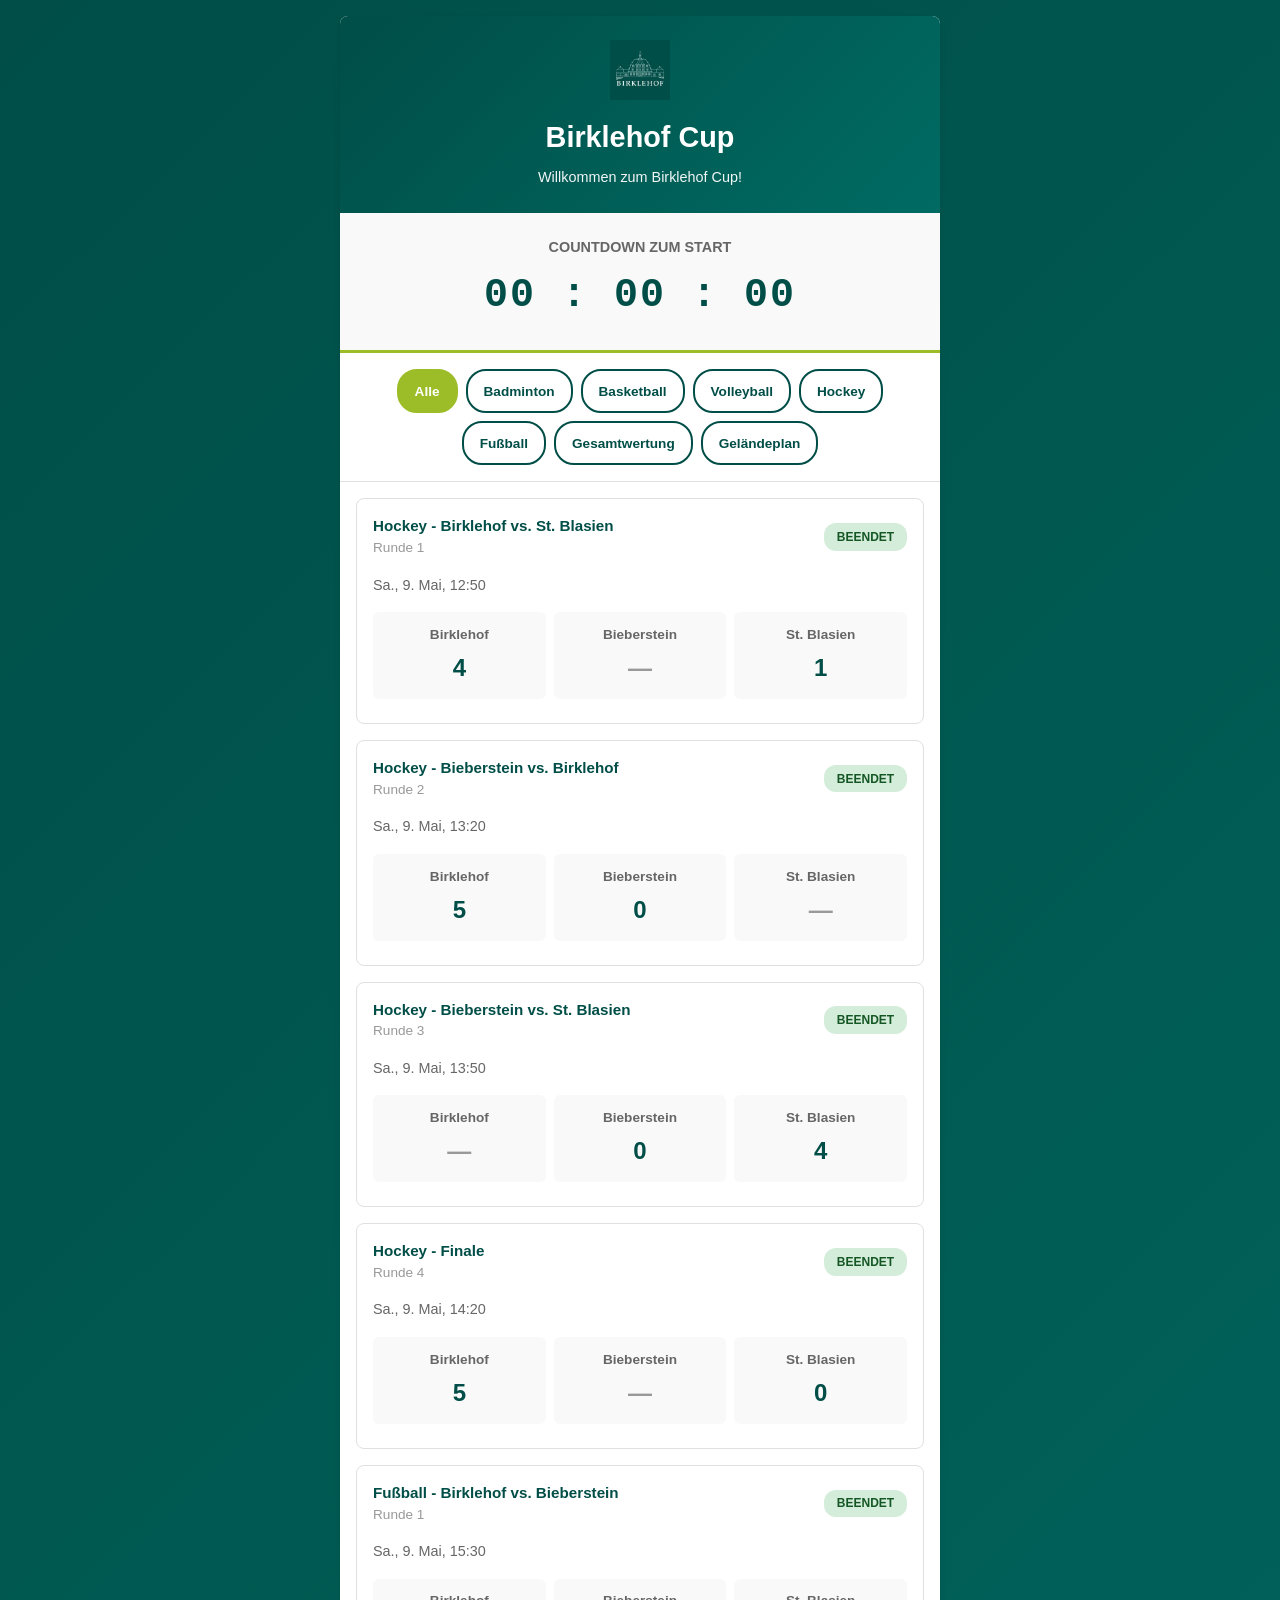
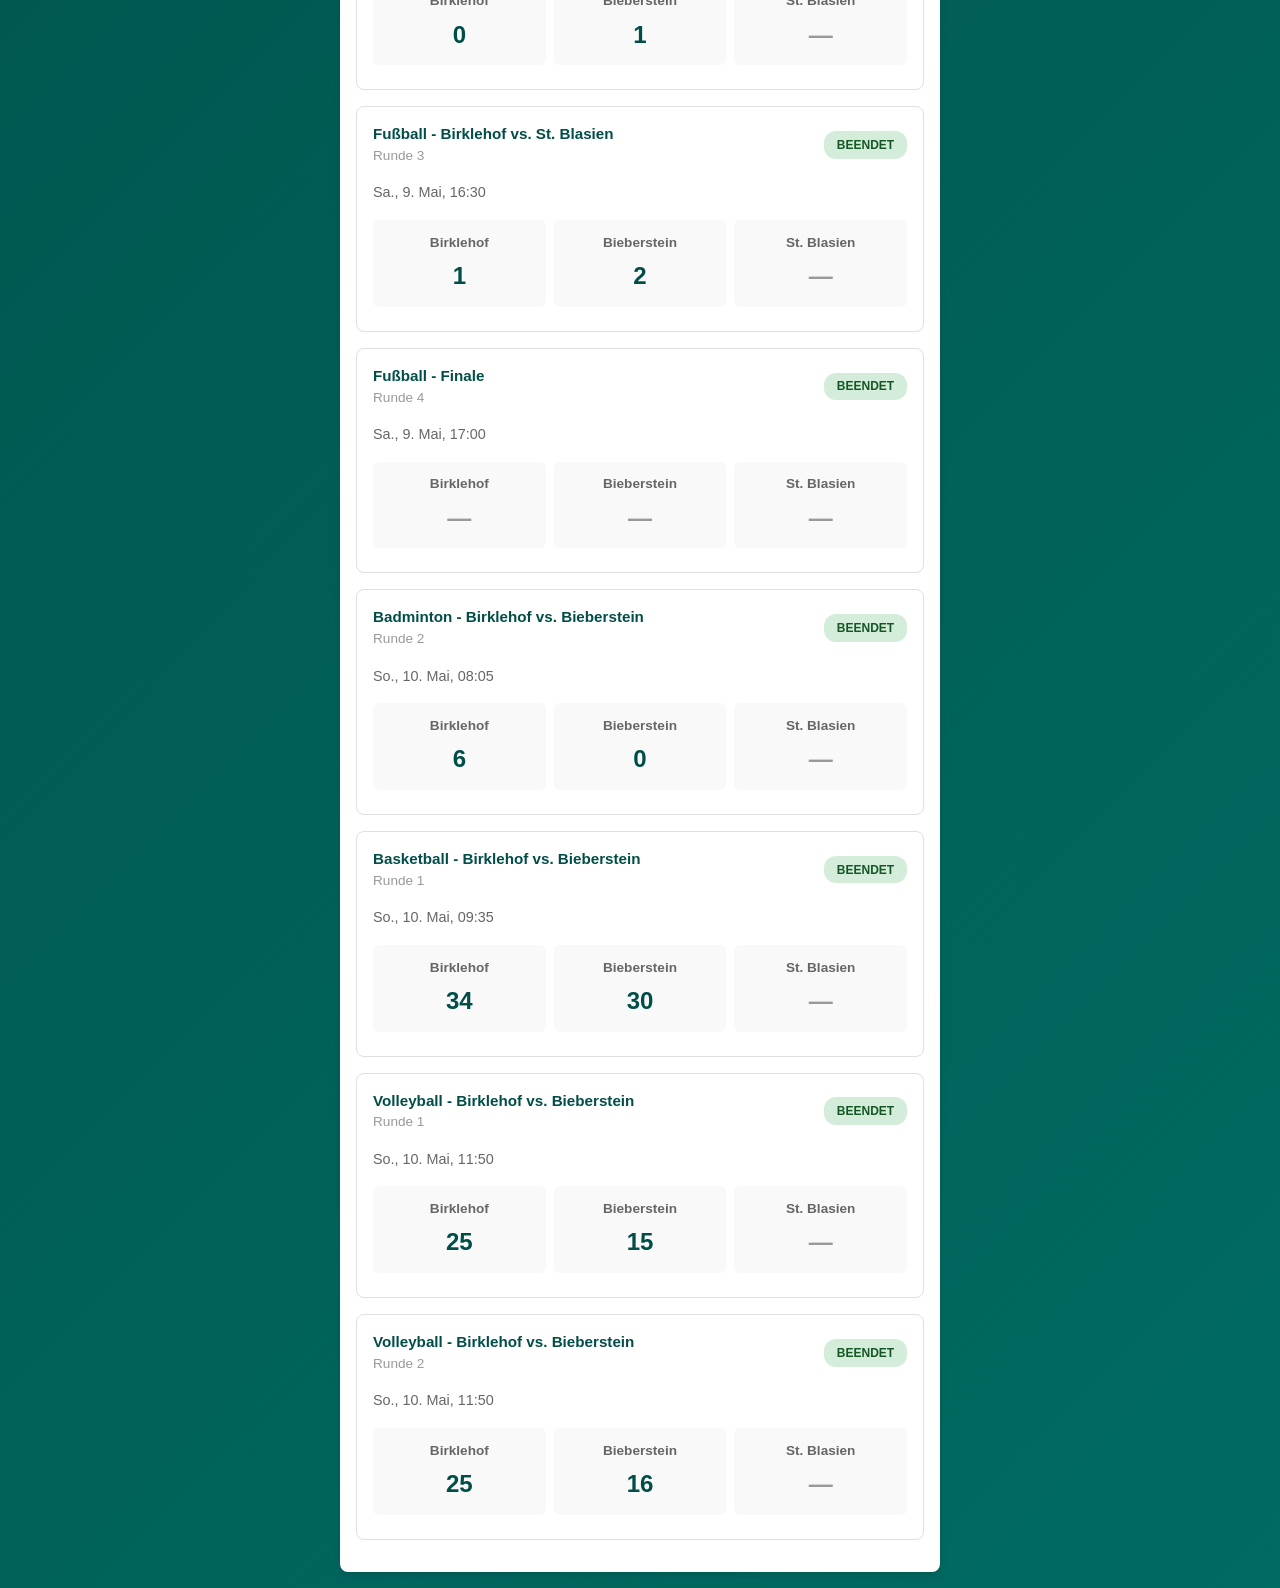
<file: index.html>
<!DOCTYPE html>
<html lang="de">
<head>
  <meta charset="UTF-8">
  <meta name="viewport" content="width=device-width, initial-scale=1.0">
  <meta name="description" content="Birklehof Cup Live Ticker">
  <link rel="stylesheet" href="styles.css">
  <title>Birklehof Cup Live Ticker</title>
</head>
<body>
  <div class="container">
    <header>
      <div class="logo">
        <img src="Birklehof_Logo_Bhof_Cup.jpg" alt="Birklehof Logo">
      </div>
      <h1>Birklehof Cup</h1>
      <p class="competition-info" aria-live="polite" id="competition-status">Wird geladen...</p>
    </header>
    <!-- nur wenn überlastet -->

    <section class="countdown-section" aria-live="polite" aria-atomic="true">
      <h2>Countdown zum Start</h2>
      <div class="countdown-display" id="main-countdown">-- : -- : --</div>
    </section>

    <nav class="sport-nav" role="tablist" aria-label="Sportarten">
      <button class="sport-btn active active-accent" data-sport="all" role="tab" aria-selected="true">Alle</button>
      <button class="sport-btn" data-sport="Badminton" role="tab" aria-selected="false">Badminton</button>
      <button class="sport-btn" data-sport="Basketball" role="tab" aria-selected="false">Basketball</button>
      <button class="sport-btn" data-sport="Volleyball" role="tab" aria-selected="false">Volleyball</button>
      <button class="sport-btn" data-sport="Hockey" role="tab" aria-selected="false">Hockey</button>
      <button class="sport-btn" data-sport="Fußball" role="tab" aria-selected="false">Fußball</button>
      <button class="sport-btn" data-sport="Gesamtwertung" role="tab" aria-selected="false">Gesamtwertung</button>
      <button class="sport-btn" onclick="location.href='field-plan.html'" aria-selected="false">Geländeplan</button>
    </nav>

    <main role="main">
      <div id="content">
        <div class="loading">Wird geladen...</div>
      </div>
    </main>
  </div>
  <!-- nur wenn überlastet -->

  <script>
    const COMPETITION_START = new Date('2026-05-09T14:45:00+02:00');
    const DATA_URL = './schedule.json';
    let scheduleData = null;
    let currentSport = 'all';
<!-- Main setup, do not change input! -->

    // Initialize
    async function init() {
      try {
        const response = await fetch(DATA_URL);
        if (!response.ok) throw new Error(`HTTP ${response.status}`);
        scheduleData = await response.json();
        
        setupEventListeners();
        updateAllTimers();
        setInterval(updateAllTimers, 1000);
      } catch (err) {
        console.error('Error loading schedule:', err);
        document.getElementById('content').innerHTML = `
          <div class="empty-state">
            <p>❌ Fehler beim Laden der Zeitplan-Daten.</p>
            <p>Bitte überprüfen Sie, dass <code>schedule.json</code> vorhanden ist.</p>
          </div>
        `;
      }
    }

    function setupEventListeners() {
      document.querySelectorAll('.sport-btn').forEach(btn => {
        btn.addEventListener('click', () => {
          document.querySelectorAll('.sport-btn').forEach(b => {
            b.classList.remove('active', 'active-accent');
            b.setAttribute('aria-selected', 'false');
          });
          btn.classList.add('active');
          if (btn.dataset.sport === 'all' || btn.dataset.sport === 'Gesamtwertung') {
            btn.classList.add('active-accent');
          }
          btn.setAttribute('aria-selected', 'true');
          currentSport = btn.dataset.sport;
          render();
        });
      });
    }

    function updateAllTimers() {
      updateMainCountdown();
      render();
    }

    function updateMainCountdown() {
      const now = new Date();
      const diff = COMPETITION_START - now;
      const display = formatCountdown(diff);
      document.getElementById('main-countdown').textContent = display;

      // Update competition status
      const status = document.getElementById('competition-status');
      if (diff > 0) {
        const days = Math.floor(diff / (1000 * 60 * 60 * 24));
        status.textContent = `Beginnt in ${days} Tagen`;
      } else {
        status.textContent = 'Willkommen zum Birklehof Cup!';
      }
    }

    function formatCountdown(ms) {
      if (ms <= 0) return '00 : 00 : 00';
      const hours = Math.floor((ms % (1000 * 60 * 60 * 24)) / (1000 * 60 * 60));
      const minutes = Math.floor((ms % (1000 * 60 * 60)) / (1000 * 60));
      const seconds = Math.floor((ms % (1000 * 60)) / 1000);
      return `${String(hours).padStart(2, '0')} : ${String(minutes).padStart(2, '0')} : ${String(seconds).padStart(2, '0')}`;
    }

    function getNextMatch() {
      if (!scheduleData || !scheduleData.matches) return null;
      const now = new Date();
      return scheduleData.matches.find(m => new Date(m.scheduledStart) > now) || null;
    }

    function getMatchesBySport(sport) {
      if (!scheduleData || !scheduleData.matches) return [];
      if (sport === 'all') return scheduleData.matches;
      return scheduleData.matches.filter(m => m.sport === sport);
    }

    function getMatchStatus(match) {
      const now = new Date();
      const start = new Date(match.scheduledStart);
      const end = new Date(match.scheduledEnd);
      if (now < start) return 'scheduled';
      if (now >= start && now < end) return 'ongoing';
      return 'finished';
    }

    function renderNextMatch() {
      const next = getNextMatch();
      if (!next) return '';

      const startTime = new Date(next.scheduledStart);
      const now = new Date();
      const diff = startTime - now;
      const countdown = formatCountdown(diff);

      return `
        <div class="next-match">
          <h3>Nächstes Match</h3>
          <div class="next-match-sport">${next.sport} ${next.category ? '- ' + next.category : ''}</div>
          <div class="next-match-time">${startTime.toLocaleString('de-DE', { 
            weekday: 'short', 
            month: 'short', 
            day: 'numeric',
            hour: '2-digit', 
            minute: '2-digit' 
          })}</div>
          <div class="next-match-countdown" aria-live="polite">${countdown}</div>
        </div>
      `;
    }

    function renderMatches(sport) {
      const matches = getMatchesBySport(sport);
      if (matches.length === 0) {
        return '<div class="empty-state"><p>Keine Matches für diese Sportart.</p></div>';
      }

      return matches.map(match => {
        const status = getMatchStatus(match);
        const startTime = new Date(match.scheduledStart);
        const statusLabel = {
          scheduled: 'Geplant',
          ongoing: 'Läuft',
          finished: 'Beendet'
        }[status];

        return `
          <div class="match">
            <div class="match-header">
              <div>
                <div class="match-sport">${match.sport}${match.category ? ' - ' + match.category : ''}</div>
                <div style="font-size: 0.85rem; color: #999;">Runde ${match.round}</div>
              </div>
              <span class="match-status status-${status}">${statusLabel}</span>
            </div>
            <div class="match-time">${startTime.toLocaleString('de-DE', {
              weekday: 'short',
              month: 'short',
              day: 'numeric',
              hour: '2-digit',
              minute: '2-digit'
            })}</div>
            <div class="match-results">
              ${scheduleData.schools.map(school => `
                <div class="school-result">
                  <div class="school-name">${school}</div>
                  <div class="school-score ${match.results[school] === null ? 'empty' : ''}">
                    ${match.results[school] !== null ? match.results[school] : '—'}
                  </div>
                </div>
              `).join('')}
            </div>
          </div>
        `;
      }).join('');
    }

    function renderGesamtwertung() {
      if (!scheduleData) return '';
      const sorted = Object.entries(scheduleData.gesamtwertung)
        .sort(([, a], [, b]) => b - a);

      return `
        <div class="standings">
          <div class="standings-row header">
            <div>Schule</div>
            <div style="text-align: right;">Punkte</div>
          </div>
          ${sorted.map(([school, points]) => `
            <div class="standings-row">
              <div class="standings-school">${school}</div>
              <div class="standings-points">${points}</div>
            </div>
          `).join('')}
        </div>
      `;
    }

    function render() {
      const contentDiv = document.getElementById('content');

      if (!scheduleData) {
        contentDiv.innerHTML = '<div class="loading">Wird geladen...</div>';
        return;
      }

      if (currentSport === 'Gesamtwertung') {
        contentDiv.innerHTML = renderGesamtwertung();
      } else {
        let html = renderNextMatch();
        html += renderMatches(currentSport);
        contentDiv.innerHTML = html || '<div class="empty-state"><p>Keine Daten verfügbar.</p></div>';
      }
    }
    // aria-live "polite" dor dynamic updates without interrupting screen-readers and "atomic" to ensure the entire content is read when updated
    // Start the app
    init();
  </script>
</body>
</html>
</file>
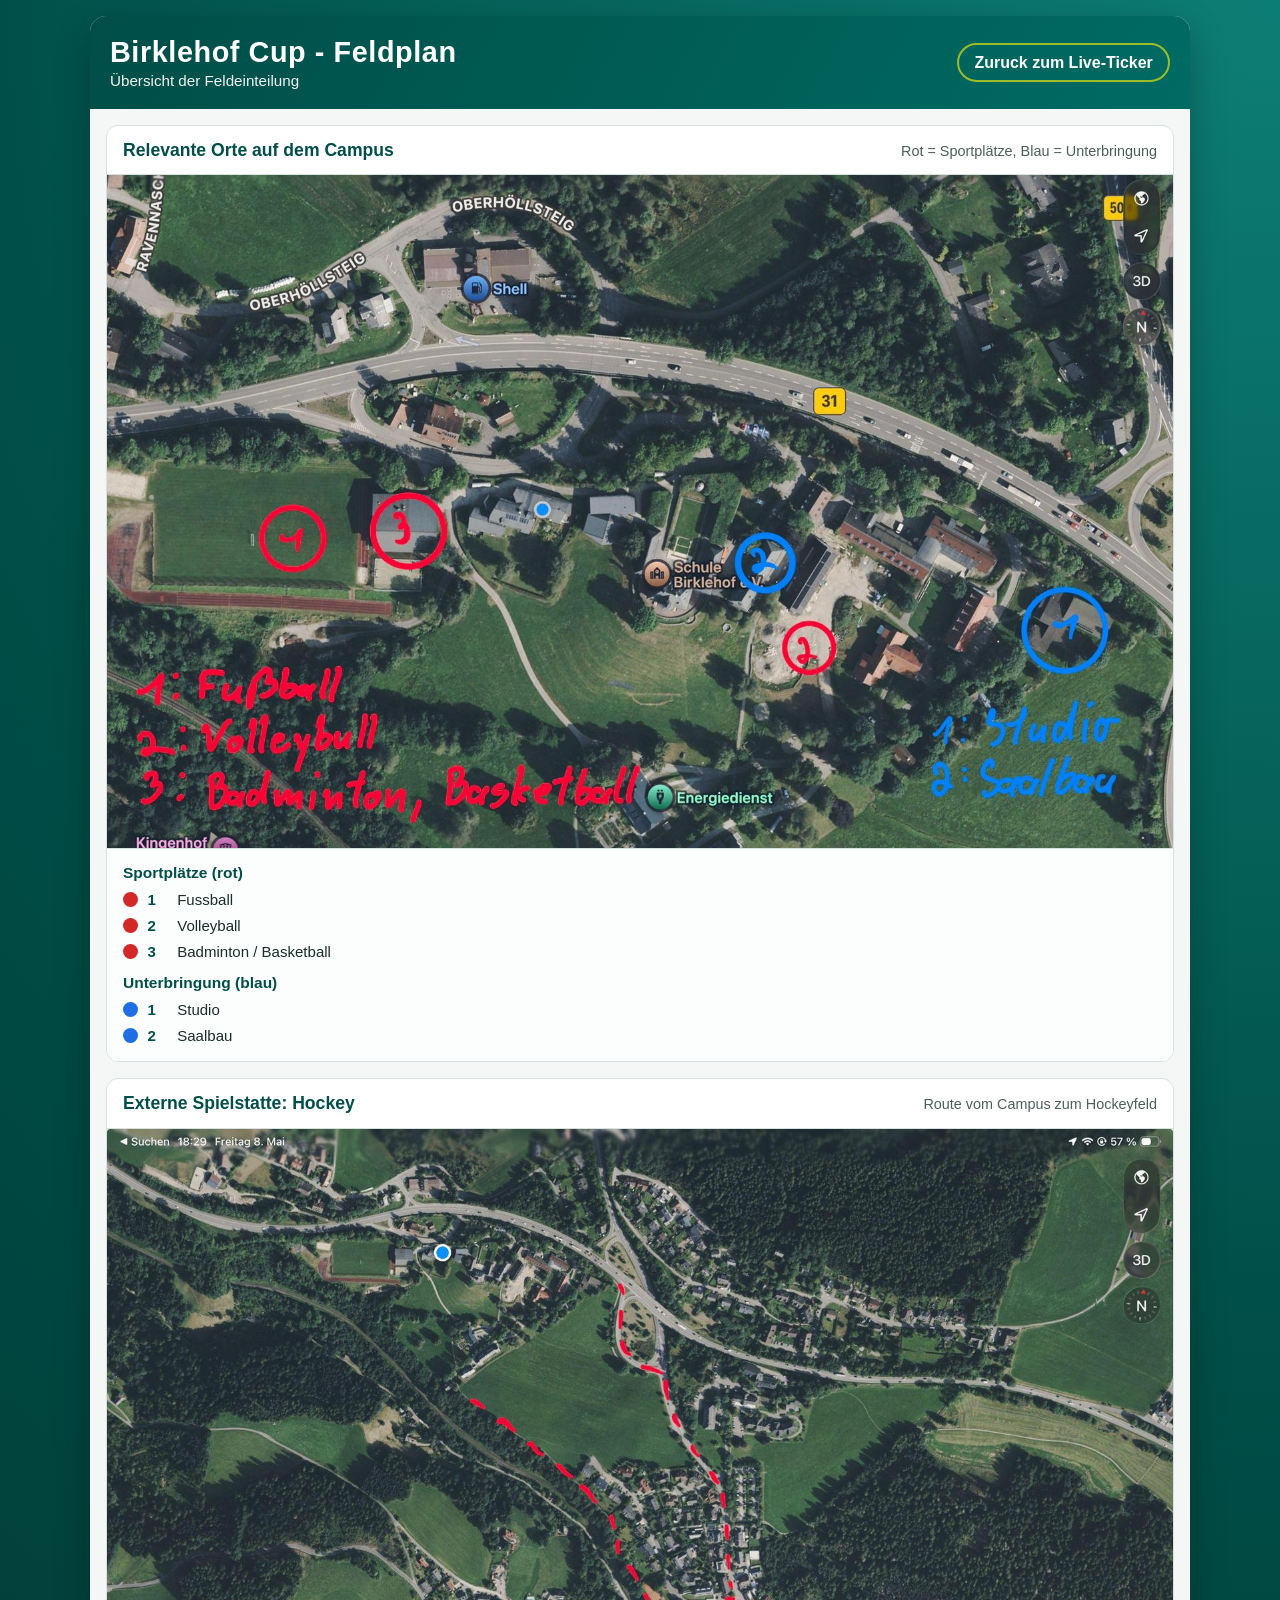
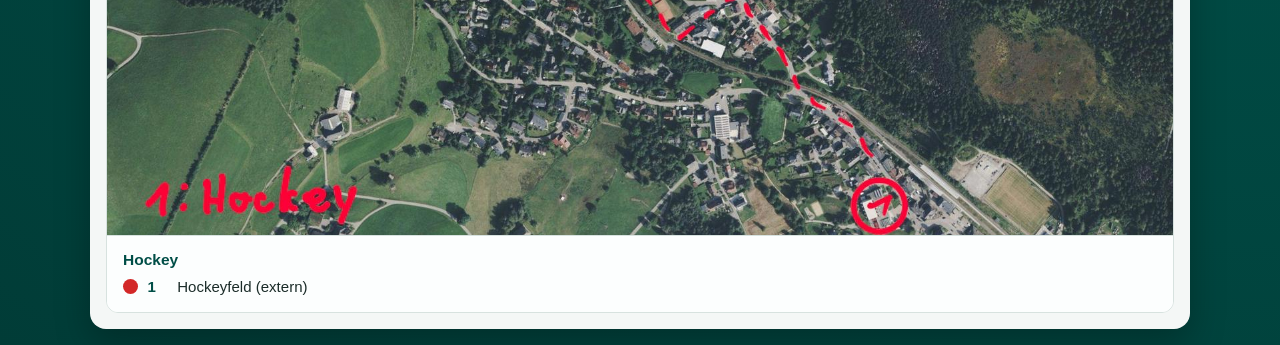
<file: field-plan.html>
<!DOCTYPE html>
<html lang="de">
<head>
  <meta charset="UTF-8">
  <meta name="viewport" content="width=device-width, initial-scale=1.0">
  <meta name="description" content="Birklehof Cup Feld- und Hallenplan">
  <title>Birklehof Cup - Feldplan</title>
  <style>
    :root {
      --brand-dark: #004e47;
      --brand-mid: #006b63;
      --brand-accent: #9cbd28;
      --ink: #1b2c29;
      --paper: #f4f7f6;
      --card: #ffffff;
      --line: #d7e2df;
      --pin-red: #d32828;
      --pin-blue: #1f6de2;
    }

    * {
      box-sizing: border-box;
      margin: 0;
      padding: 0;
    }

    html,
    body {
      font-family: "Segoe UI", "Helvetica Neue", Arial, sans-serif;
      background: radial-gradient(circle at top right, #0d7e75 0%, var(--brand-dark) 58%, #013c37 100%);
      color: var(--ink);
      min-height: 100%;
    }

    body {
      padding: 1rem;
    }

    .container {
      max-width: 1100px;
      margin: 0 auto;
      background: var(--paper);
      border-radius: 16px;
      overflow: hidden;
      box-shadow: 0 14px 35px rgba(0, 0, 0, 0.26);
    }

    header {
      background: linear-gradient(120deg, var(--brand-dark), var(--brand-mid));
      color: white;
      padding: 1.25rem;
      display: flex;
      align-items: center;
      justify-content: space-between;
      gap: 1rem;
      flex-wrap: wrap;
    }

    h1 {
      font-size: clamp(1.2rem, 2.6vw, 1.8rem);
      letter-spacing: 0.02em;
    }

    .subtitle {
      opacity: 0.95;
      font-size: 0.95rem;
      margin-top: 0.2rem;
    }

    .btn {
      display: inline-block;
      border: 2px solid var(--brand-accent);
      color: white;
      text-decoration: none;
      padding: 0.55rem 0.95rem;
      border-radius: 999px;
      font-weight: 700;
      transition: background 0.2s ease;
    }

    .btn:hover,
    .btn:focus-visible {
      background: var(--brand-accent);
      outline: none;
    }

    main {
      padding: 1rem;
      display: grid;
      gap: 1rem;
    }

    .plan-card {
      background: var(--card);
      border: 1px solid var(--line);
      border-radius: 12px;
      overflow: hidden;
    }

    .plan-head {
      padding: 0.85rem 1rem;
      border-bottom: 1px solid var(--line);
      display: flex;
      align-items: baseline;
      justify-content: space-between;
      gap: 0.8rem;
      flex-wrap: wrap;
    }

    .plan-head h2 {
      color: var(--brand-dark);
      font-size: 1.1rem;
    }

    .plan-head p {
      color: #4d5e5b;
      font-size: 0.9rem;
    }

    .map-wrap {
      position: relative;
      isolation: isolate;
    }

    .map-wrap img {
      width: 100%;
      display: block;
      height: auto;
    }

    .pin {
      position: absolute;
      transform: translate(-50%, -50%);
      min-width: 34px;
      height: 34px;
      border-radius: 999px;
      border: 3px solid #fff;
      display: grid;
      place-items: center;
      color: #fff;
      font-weight: 800;
      font-size: 0.95rem;
      box-shadow: 0 4px 10px rgba(0, 0, 0, 0.3);
      text-shadow: 0 1px 2px rgba(0, 0, 0, 0.45);
    }

    .pin.red {
      background: var(--pin-red);
    }

    .pin.blue {
      background: var(--pin-blue);
    }

    .legend {
      padding: 0.95rem 1rem 1.1rem;
      display: grid;
      gap: 0.55rem;
      border-top: 1px solid var(--line);
      background: #fcfefe;
    }

    .legend h3 {
      color: var(--brand-dark);
      font-size: 0.97rem;
    }

    .legend-row {
      display: flex;
      align-items: center;
      gap: 0.6rem;
      font-size: 0.94rem;
    }

    .dot {
      width: 15px;
      height: 15px;
      border-radius: 50%;
      flex-shrink: 0;
    }

    .dot.red {
      background: var(--pin-red);
    }

    .dot.blue {
      background: var(--pin-blue);
    }

    .num {
      font-weight: 800;
      color: var(--brand-dark);
      min-width: 20px;
      display: inline-block;
    }

    footer {
      padding: 0.85rem 1rem 1.2rem;
      color: #4d5e5b;
      font-size: 0.9rem;
      text-align: center;
    }

    @media (max-width: 680px) {
      body {
        padding: 0.45rem;
      }

      .container {
        border-radius: 10px;
      }

      .pin {
        min-width: 28px;
        height: 28px;
        font-size: 0.8rem;
      }
    }
  </style>
</head>
<body>
  <div class="container">
    <header>
      <div>
        <h1>Birklehof Cup - Feldplan</h1>
        <p class="subtitle">Übersicht der Feldeinteilung</p>
      </div>
      <a class="btn" href="index.html">Zuruck zum Live-Ticker</a>
    </header>

    <main>
      <section class="plan-card" aria-labelledby="campus-title">
        <div class="plan-head">
          <h2 id="campus-title">Relevante Orte auf dem Campus</h2>
          <p>Rot = Sportplätze, Blau = Unterbringung</p>
        </div>

        <div class="map-wrap">
          <img src="Image%20(1).jpg" alt="Satellitenansicht des Birklehof-Campus mit markierten Sportfeldern und Wohnhäusern">
        </div>

        <div class="legend" aria-label="Legende Campus">
          <h3>Sportplätze (rot)</h3>
          <div class="legend-row"><span class="dot red" aria-hidden="true"></span><span class="num">1</span>Fussball</div>
          <div class="legend-row"><span class="dot red" aria-hidden="true"></span><span class="num">2</span>Volleyball</div>
          <div class="legend-row"><span class="dot red" aria-hidden="true"></span><span class="num">3</span>Badminton / Basketball</div>
          <h3 style="margin-top: 0.35rem;">Unterbringung (blau)</h3>
          <div class="legend-row"><span class="dot blue" aria-hidden="true"></span><span class="num">1</span>Studio</div>
          <div class="legend-row"><span class="dot blue" aria-hidden="true"></span><span class="num">2</span>Saalbau</div>
        </div>
      </section>

      <section class="plan-card" aria-labelledby="hockey-title">
        <div class="plan-head">
          <h2 id="hockey-title">Externe Spielstatte: Hockey</h2>
          <p>Route vom Campus zum Hockeyfeld</p>
        </div>

        <div class="map-wrap">
          <img src="Image.jpg" alt="Satellitenansicht mit markierter Strecke zum Hockeyfeld und Zielpunkt 1">
        </div>

        <div class="legend" aria-label="Legende Hockey">
          <h3>Hockey</h3>
          <div class="legend-row"><span class="dot red" aria-hidden="true"></span><span class="num">1</span>Hockeyfeld (extern)</div>
        </div>
      </section>
    </main>

  </div>
</body>
</html>
</file>
<file: styles.css>
* {
      margin: 0;
      padding: 0;
      box-sizing: border-box;
    }

    html, body {
      font-family: -apple-system, BlinkMacSystemFont, "Segoe UI", Roboto, "Helvetica Neue", Arial, sans-serif;
      background-color: #f5f5f5;
      color: #333;
      line-height: 1.5;
    }

    body {
      background: linear-gradient(135deg, #004E47 0%, #006b63 100%);
      min-height: 100vh;
      padding: 1rem;
    }

    .container {
      max-width: 600px;
      margin: 0 auto;
      background: white;
      border-radius: 8px;
      box-shadow: 0 4px 6px rgba(0, 0, 0, 0.1);
      overflow: hidden;
      display: flex;
      flex-direction: column;
      min-height: 100vh;
    }

    /* Header with Logo */
    header {
      background: linear-gradient(135deg, #004E47 0%, #006b63 100%);
      padding: 1.5rem 1rem;
      text-align: center;
      color: white;
    }

    .logo {
      height: 60px;
      margin-bottom: 1rem;
    }

    .logo img {
      height: 100%;
      width: auto;
      max-width: 100%;
    }

    header h1 {
      font-size: 1.8rem;
      font-weight: 700;
      margin-bottom: 0.5rem;
    }

    .competition-info {
      font-size: 0.9rem;
      opacity: 0.95;
    }

    /* Main Countdown */
    .countdown-section {
      background: #f9f9f9;
      padding: 1.5rem 1rem;
      text-align: center;
      border-bottom: 3px solid #9cbd28;
    }

    .countdown-section h2 {
      font-size: 0.9rem;
      font-weight: 600;
      color: #666;
      text-transform: uppercase;
      margin-bottom: 0.5rem;
    }

    .countdown-display {
      font-size: 2.5rem;
      font-weight: 700;
      color: #004E47;
      font-family: 'Courier New', monospace;
      letter-spacing: 0.05em;
    }

    /* Sport Navigation */
    .sport-nav {
      display: flex;
      flex-wrap: wrap;
      gap: 0.5rem;
      padding: 1rem;
      background: white;
      border-bottom: 1px solid #e0e0e0;
      justify-content: center;
    }

    .sport-btn {
      padding: 0.6rem 1rem;
      border: 2px solid #004E47;
      background: white;
      color: #004E47;
      border-radius: 20px;
      cursor: pointer;
      font-size: 0.85rem;
      font-weight: 600;
      transition: all 0.3s ease;
      min-height: 44px;
      display: flex;
      align-items: center;
      justify-content: center;
    }

    .sport-btn:hover, .sport-btn:focus {
      background: #f0f0f0;
      outline: none;
    }

    .sport-btn.active {
      background: #004E47;
      color: white;
    }

    .sport-btn.active-accent {
      border-color: #9cbd28;
      color: #9cbd28;
    }

    .sport-btn.active.active-accent {
      background: #9cbd28;
      color: white;
      border-color: #9cbd28;
    }

    /* Main Content */
    main {
      flex: 1;
      padding: 1rem;
      overflow-y: auto;
    }

    /* Next Match Section */
    .next-match {
      background: #f9f9f9;
      padding: 1rem;
      border-radius: 8px;
      margin-bottom: 1.5rem;
      border-left: 4px solid #9cbd28;
    }

    .next-match h3 {
      font-size: 0.9rem;
      color: #666;
      text-transform: uppercase;
      margin-bottom: 0.5rem;
      font-weight: 600;
    }

    .next-match-sport {
      font-size: 1.4rem;
      font-weight: 700;
      color: #004E47;
      margin-bottom: 0.5rem;
    }

    .next-match-time {
      font-size: 1rem;
      color: #666;
      margin-bottom: 0.5rem;
    }

    .next-match-countdown {
      font-size: 1.8rem;
      font-weight: 700;
      color: #9cbd28;
      font-family: 'Courier New', monospace;
    }

    /* Match Results */
    .match {
      background: white;
      border: 1px solid #e0e0e0;
      border-radius: 8px;
      padding: 1rem;
      margin-bottom: 1rem;
    }

    .match-header {
      display: flex;
      justify-content: space-between;
      align-items: center;
      margin-bottom: 1rem;
    }

    .match-sport {
      font-weight: 700;
      font-size: 0.95rem;
      color: #004E47;
    }

    .match-status {
      padding: 0.3rem 0.8rem;
      border-radius: 12px;
      font-size: 0.75rem;
      font-weight: 600;
      text-transform: uppercase;
    }

    .status-scheduled {
      background: #e8f4f8;
      color: #0277bd;
    }

    .status-ongoing {
      background: #fff3cd;
      color: #856404;
    }

    .status-finished {
      background: #d4edda;
      color: #155724;
    }

    .match-time {
      font-size: 0.9rem;
      color: #666;
      margin-bottom: 1rem;
    }

    .match-results {
      display: grid;
      grid-template-columns: 1fr 1fr 1fr;
      gap: 0.5rem;
      margin-bottom: 0.5rem;
    }

    .school-result {
      text-align: center;
      padding: 0.8rem;
      background: #f9f9f9;
      border-radius: 6px;
    }

    .school-name {
      font-size: 0.85rem;
      font-weight: 600;
      color: #666;
      margin-bottom: 0.3rem;
    }

    .school-score {
      font-size: 1.5rem;
      font-weight: 700;
      color: #004E47;
    }

    .school-score.empty {
      color: #999;
    }

    /* Gesamtwertung */
    .standings {
      background: white;
      border: 1px solid #e0e0e0;
      border-radius: 8px;
      overflow: hidden;
    }

    .standings-row {
      display: grid;
      grid-template-columns: 1.5fr 1fr;
      gap: 1rem;
      padding: 1rem;
      border-bottom: 1px solid #e0e0e0;
      align-items: center;
    }

    .standings-row:last-child {
      border-bottom: none;
    }

    .standings-row.header {
      background: #004E47;
      color: white;
      font-weight: 700;
      font-size: 0.9rem;
    }

    .standings-school {
      font-weight: 600;
      color: #004E47;
    }

    .standings-points {
      font-size: 1.2rem;
      font-weight: 700;
      color: #9cbd28;
      text-align: right;
    }

    /* Empty State */
    .empty-state {
      text-align: center;
      padding: 2rem 1rem;
      color: #999;
    }

    .empty-state p {
      margin: 1rem 0;
    }

    /* Accessibility */
    .sr-only {
      position: absolute;
      width: 1px;
      height: 1px;
      padding: 0;
      margin: -1px;
      overflow: hidden;
      clip: rect(0, 0, 0, 0);
      white-space: nowrap;
      border-width: 0;
    }

    /* Loading State */
    .loading {
      text-align: center;
      padding: 2rem 1rem;
      color: #666;
    }

    /* Responsive */
    @media (max-width: 480px) {
      .sport-nav {
        gap: 0.3rem;
      }

      .sport-btn {
        padding: 0.5rem 0.8rem;
        font-size: 0.8rem;
      }

      .countdown-display {
        font-size: 2rem;
      }

      .next-match-countdown {
        font-size: 1.5rem;
      }

      header h1 {
        font-size: 1.5rem;
      }

      .match-results {
        gap: 0.3rem;
      }
    }
</file>
